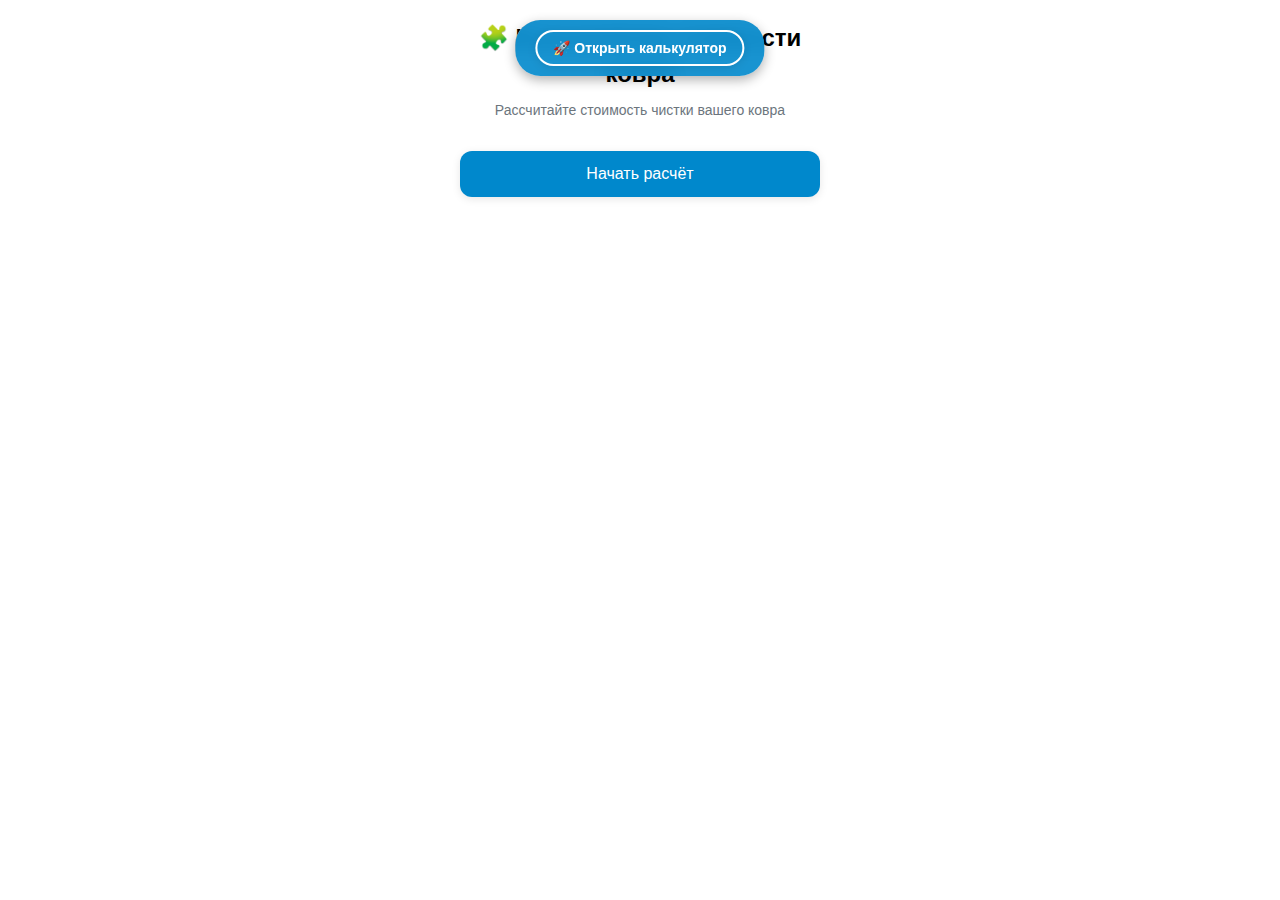
<file: index.html>
<!DOCTYPE html>
<html lang="ru">
<head>
    <meta charset="UTF-8">
    <meta name="viewport" content="width=device-width, initial-scale=1.0">
    <title>Калькулятор ковров</title>
    <link rel="stylesheet" href="style.css">
    <script src="https://telegram.org/js/telegram-web-app.js"></script>
</head>
<body>
    <div class="container">
        <!-- Кнопка для открытия Mini App (показывается только в Telegram) -->
        <div id="telegram-open-btn" class="telegram-open-btn" style="display: none;">
            <button onclick="openMiniApp()" class="btn-primary">🚀 Открыть калькулятор</button>
        </div>

        <!-- Главный экран -->
        <div id="main-screen" class="screen active">
            <div class="header">
                <h1>🧩 Калькулятор стоимости ковра</h1>
                <p>Рассчитайте стоимость чистки вашего ковра</p>
            </div>
            <button id="start-btn" class="btn-primary">Начать расчёт</button>
        </div>

        <!-- Шаг 1: Выбор пакета услуг -->
        <div id="package-screen" class="screen">
            <div class="header">
                <h2>Выберите пакет услуг</h2>
                <div class="step-indicator">Шаг 1 из 5</div>
            </div>
            <div class="options">
                <button class="option-btn" data-package="standard">
                    <div class="option-title">🟩 Стандартный</div>
                    <div class="option-price">от 10 руб/м²</div>
                </button>
                <button class="option-btn" data-package="premium">
                    <div class="option-title">🟦 Премиум</div>
                    <div class="option-price">от 13 руб/м²</div>
                </button>
            </div>
            <button id="back-to-main" class="btn-secondary">← Назад</button>
        </div>

        <!-- Шаг 2: Выбор типа ворса -->
        <div id="pile-screen" class="screen">
            <div class="header">
                <h2>Выберите тип ворса</h2>
                <div class="step-indicator">Шаг 2 из 5</div>
            </div>
            <div class="options">
                <button class="option-btn" data-pile="short">
                    <div class="option-title">Короткий ворс</div>
                    <div class="option-price" id="short-price">10 руб/м²</div>
                </button>
                <button class="option-btn" data-pile="long">
                    <div class="option-title">Длинный ворс</div>
                    <div class="option-price" id="long-price">11 руб/м²</div>
                </button>
            </div>
            <button id="back-to-package" class="btn-secondary">← Назад</button>
        </div>

        <!-- Шаг 3: Ввод размеров -->
        <div id="dimensions-screen" class="screen">
            <div class="header">
                <h2>Размеры ковра</h2>
                <div class="step-indicator">Шаг 3 из 5</div>
            </div>
            <div class="input-group">
                <label for="length">Длина ковра (м)</label>
                <input type="number" id="length" placeholder="0.0" step="0.1" min="0.1" max="50">
            </div>
            <div class="input-group">
                <label for="width">Ширина ковра (м)</label>
                <input type="number" id="width" placeholder="0.0" step="0.1" min="0.1" max="50">
            </div>
            <div class="area-display" id="area-display" style="display: none;">
                <span>Площадь: <strong id="area-value">0</strong> м²</span>
            </div>
            <button id="back-to-pile" class="btn-secondary">← Назад</button>
            <button id="next-to-extra" class="btn-primary" disabled>Далее</button>
        </div>

        <!-- Шаг 4: Дополнительная услуга -->
        <div id="extra-screen" class="screen">
            <div class="header">
                <h2>Дополнительная услуга</h2>
                <div class="step-indicator">Шаг 4 из 5</div>
            </div>
            <div class="checkbox-group">
                <label class="checkbox-label">
                    <input type="checkbox" id="odor-removal">
                    <span class="checkmark"></span>
                    <div class="checkbox-content">
                        <div class="checkbox-title">🧴 Удаление запаха</div>
                        <div class="checkbox-price">+25 рублей</div>
                    </div>
                </label>
            </div>
            <button id="back-to-dimensions" class="btn-secondary">← Назад</button>
            <button id="next-to-order" class="btn-primary">Далее</button>
        </div>

        <!-- Шаг 5: Номер заказа -->
        <div id="order-screen" class="screen">
            <div class="header">
                <h2>Номер заказа</h2>
                <div class="step-indicator">Шаг 5 из 5</div>
            </div>
            <div class="input-group">
                <label for="order-number">Введите номер заказа</label>
                <input type="text" id="order-number" placeholder="Например: 1045">
            </div>
            <button id="back-to-extra" class="btn-secondary">← Назад</button>
            <button id="calculate-btn" class="btn-primary">Рассчитать</button>
        </div>

        <!-- Результат -->
        <div id="result-screen" class="screen">
            <div class="header">
                <h2>✅ Ваш расчёт готов!</h2>
            </div>
            <div class="result-card">
                <div class="result-item">
                    <span class="result-label">Номер заказа:</span>
                    <span class="result-value" id="result-order">-</span>
                </div>
                <div class="result-item">
                    <span class="result-label">Пакет услуг:</span>
                    <span class="result-value" id="result-package">-</span>
                </div>
                <div class="result-item">
                    <span class="result-label">Тип ворса:</span>
                    <span class="result-value" id="result-pile">-</span>
                </div>
                <div class="result-item">
                    <span class="result-label">Площадь:</span>
                    <span class="result-value" id="result-area">-</span>
                </div>
                <div class="result-item">
                    <span class="result-label">Доп.услуга:</span>
                    <span class="result-value" id="result-extra">-</span>
                </div>
                <div class="result-item total">
                    <span class="result-label">Итоговая стоимость:</span>
                    <span class="result-value" id="result-total">-</span>
                </div>
            </div>
            <div class="action-buttons">
                <button id="new-calculation" class="btn-secondary">🔁 Новый расчёт</button>
                <button id="copy-result" class="btn-secondary">📋 Скопировать изображение</button>
                <button id="share-result" class="btn-primary">📤 Отправить боту</button>
            </div>
        </div>
    </div>

    <script src="main.js"></script>
</body>
</html>
</file>
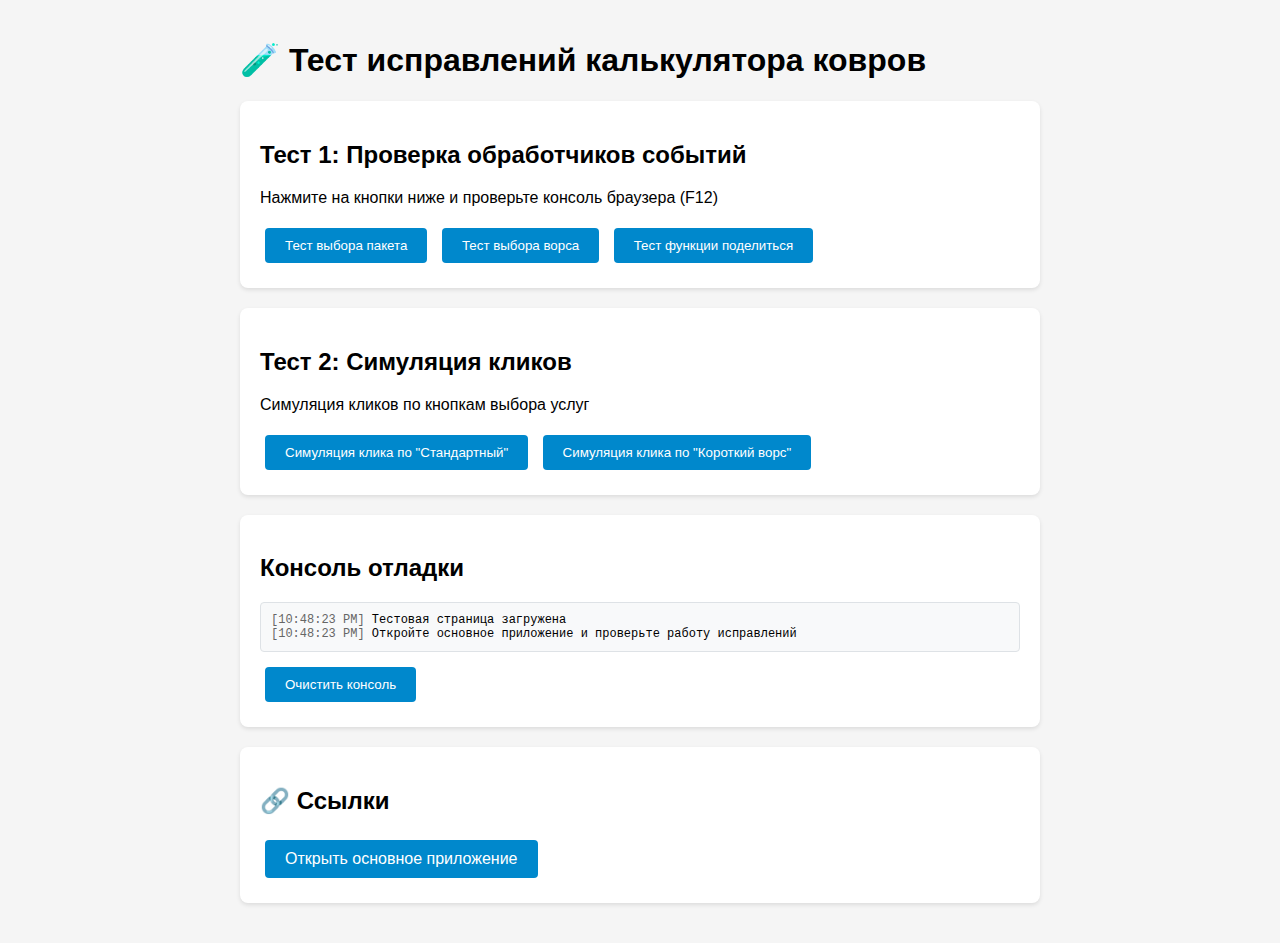
<file: debug-test.html>
<!DOCTYPE html>
<html lang="ru">
<head>
    <meta charset="UTF-8">
    <meta name="viewport" content="width=device-width, initial-scale=1.0">
    <title>Тест исправлений - Калькулятор ковров</title>
    <style>
        body {
            font-family: Arial, sans-serif;
            max-width: 800px;
            margin: 0 auto;
            padding: 20px;
            background-color: #f5f5f5;
        }
        .test-container {
            background: white;
            padding: 20px;
            border-radius: 8px;
            box-shadow: 0 2px 4px rgba(0,0,0,0.1);
            margin-bottom: 20px;
        }
        .test-button {
            background: #0088cc;
            color: white;
            border: none;
            padding: 10px 20px;
            border-radius: 4px;
            cursor: pointer;
            margin: 5px;
        }
        .test-button:hover {
            background: #006699;
        }
        .result {
            background: #e8f5e8;
            padding: 10px;
            border-radius: 4px;
            margin: 10px 0;
            border-left: 4px solid #28a745;
        }
        .error {
            background: #ffeaea;
            border-left-color: #dc3545;
        }
        .console-output {
            background: #f8f9fa;
            border: 1px solid #dee2e6;
            border-radius: 4px;
            padding: 10px;
            font-family: monospace;
            font-size: 12px;
            max-height: 200px;
            overflow-y: auto;
            margin: 10px 0;
        }
    </style>
</head>
<body>
    <h1>🧪 Тест исправлений калькулятора ковров</h1>
    
    <div class="test-container">
        <h2>Тест 1: Проверка обработчиков событий</h2>
        <p>Нажмите на кнопки ниже и проверьте консоль браузера (F12)</p>
        <button class="test-button" onclick="testPackageSelection()">Тест выбора пакета</button>
        <button class="test-button" onclick="testPileSelection()">Тест выбора ворса</button>
        <button class="test-button" onclick="testShareFunction()">Тест функции поделиться</button>
        <div id="test-result" class="result" style="display: none;"></div>
    </div>

    <div class="test-container">
        <h2>Тест 2: Симуляция кликов</h2>
        <p>Симуляция кликов по кнопкам выбора услуг</p>
        <button class="test-button" onclick="simulatePackageClick()">Симуляция клика по "Стандартный"</button>
        <button class="test-button" onclick="simulatePileClick()">Симуляция клика по "Короткий ворс"</button>
        <div id="simulation-result" class="result" style="display: none;"></div>
    </div>

    <div class="test-container">
        <h2>Консоль отладки</h2>
        <div id="console-output" class="console-output"></div>
        <button class="test-button" onclick="clearConsole()">Очистить консоль</button>
    </div>

    <div class="test-container">
        <h2>🔗 Ссылки</h2>
        <a href="index.html" class="test-button" style="text-decoration: none; display: inline-block;">Открыть основное приложение</a>
    </div>

    <script>
        // Перехватываем console.log для отображения в интерфейсе
        const originalLog = console.log;
        const originalError = console.error;
        
        function addToConsole(message, type = 'log') {
            const consoleOutput = document.getElementById('console-output');
            const timestamp = new Date().toLocaleTimeString();
            const logEntry = document.createElement('div');
            logEntry.innerHTML = `<span style="color: #666;">[${timestamp}]</span> <span style="color: ${type === 'error' ? 'red' : 'black'};">${message}</span>`;
            consoleOutput.appendChild(logEntry);
            consoleOutput.scrollTop = consoleOutput.scrollHeight;
        }
        
        console.log = function(...args) {
            originalLog.apply(console, args);
            addToConsole(args.join(' '), 'log');
        };
        
        console.error = function(...args) {
            originalError.apply(console, args);
            addToConsole(args.join(' '), 'error');
        };

        function testPackageSelection() {
            console.log('Тестирование выбора пакета...');
            const result = document.getElementById('test-result');
            result.style.display = 'block';
            result.innerHTML = 'Проверьте консоль браузера (F12) для отладочной информации';
        }

        function testPileSelection() {
            console.log('Тестирование выбора ворса...');
            const result = document.getElementById('test-result');
            result.style.display = 'block';
            result.innerHTML = 'Проверьте консоль браузера (F12) для отладочной информации';
        }

        function testShareFunction() {
            console.log('Тестирование функции поделиться...');
            
            // Симуляция данных для тестирования
            const testData = {
                package: 'premium',
                pile: 'long',
                length: 2.5,
                width: 1.5,
                odorRemoval: true,
                orderNumber: 'TEST123'
            };
            
            const prices = {
                standard: { short: 10, long: 11 },
                premium: { short: 13, long: 15 }
            };
            
            const area = testData.length * testData.width;
            const pricePerSquareMeter = prices[testData.package][testData.pile];
            let totalPrice = area * pricePerSquareMeter;
            
            if (testData.odorRemoval) {
                totalPrice += 25;
            }
            
            const shareText = `🧩 Расчёт стоимости чистки ковра

Номер заказа: ${testData.orderNumber}
Пакет услуг: Премиум
Тип ворса: Длинный
Площадь: ${area.toFixed(1)} м²
Доп.услуга: Удаление запаха — да
Итоговая стоимость: ${Math.round(totalPrice)} рублей

Рассчитано в Telegram Mini App "Калькулятор ковров"`;

            console.log('Тестовый текст для поделиться:', shareText);
            
            // Тест копирования в буфер обмена
            if (navigator.clipboard) {
                navigator.clipboard.writeText(shareText).then(() => {
                    console.log('✅ Копирование в буфер обмена успешно');
                    const result = document.getElementById('test-result');
                    result.style.display = 'block';
                    result.innerHTML = '✅ Тест функции поделиться: Копирование в буфер обмена работает!';
                }).catch((error) => {
                    console.error('❌ Ошибка копирования:', error);
                    const result = document.getElementById('test-result');
                    result.style.display = 'block';
                    result.className = 'result error';
                    result.innerHTML = '❌ Ошибка копирования в буфер обмена';
                });
            } else {
                console.log('❌ Clipboard API не доступен');
                const result = document.getElementById('test-result');
                result.style.display = 'block';
                result.className = 'result error';
                result.innerHTML = '❌ Clipboard API не доступен в этом браузере';
            }
        }

        function simulatePackageClick() {
            console.log('Симуляция клика по кнопке "Стандартный"...');
            
            // Создаём тестовую кнопку
            const testBtn = document.createElement('button');
            testBtn.setAttribute('data-package', 'standard');
            testBtn.innerHTML = '<div class="option-title">🟩 Стандартный</div><div class="option-price">от 10 руб/м²</div>';
            
            // Симулируем клик
            const clickEvent = new MouseEvent('click', {
                bubbles: true,
                cancelable: true,
                view: window
            });
            
            testBtn.addEventListener('click', (e) => {
                e.preventDefault();
                e.stopPropagation();
                const packageType = e.currentTarget.dataset.package;
                console.log('✅ Симуляция клика: Package selected:', packageType);
            });
            
            testBtn.dispatchEvent(clickEvent);
            
            const result = document.getElementById('simulation-result');
            result.style.display = 'block';
            result.innerHTML = '✅ Симуляция клика выполнена. Проверьте консоль.';
        }

        function simulatePileClick() {
            console.log('Симуляция клика по кнопке "Короткий ворс"...');
            
            // Создаём тестовую кнопку
            const testBtn = document.createElement('button');
            testBtn.setAttribute('data-pile', 'short');
            testBtn.innerHTML = '<div class="option-title">Короткий ворс</div><div class="option-price">10 руб/м²</div>';
            
            // Симулируем клик
            const clickEvent = new MouseEvent('click', {
                bubbles: true,
                cancelable: true,
                view: window
            });
            
            testBtn.addEventListener('click', (e) => {
                e.preventDefault();
                e.stopPropagation();
                const pileType = e.currentTarget.dataset.pile;
                console.log('✅ Симуляция клика: Pile selected:', pileType);
            });
            
            testBtn.dispatchEvent(clickEvent);
            
            const result = document.getElementById('simulation-result');
            result.style.display = 'block';
            result.innerHTML = '✅ Симуляция клика выполнена. Проверьте консоль.';
        }

        function clearConsole() {
            document.getElementById('console-output').innerHTML = '';
        }

        // Инициализация
        console.log('Тестовая страница загружена');
        console.log('Откройте основное приложение и проверьте работу исправлений');
    </script>
</body>
</html>
</file>
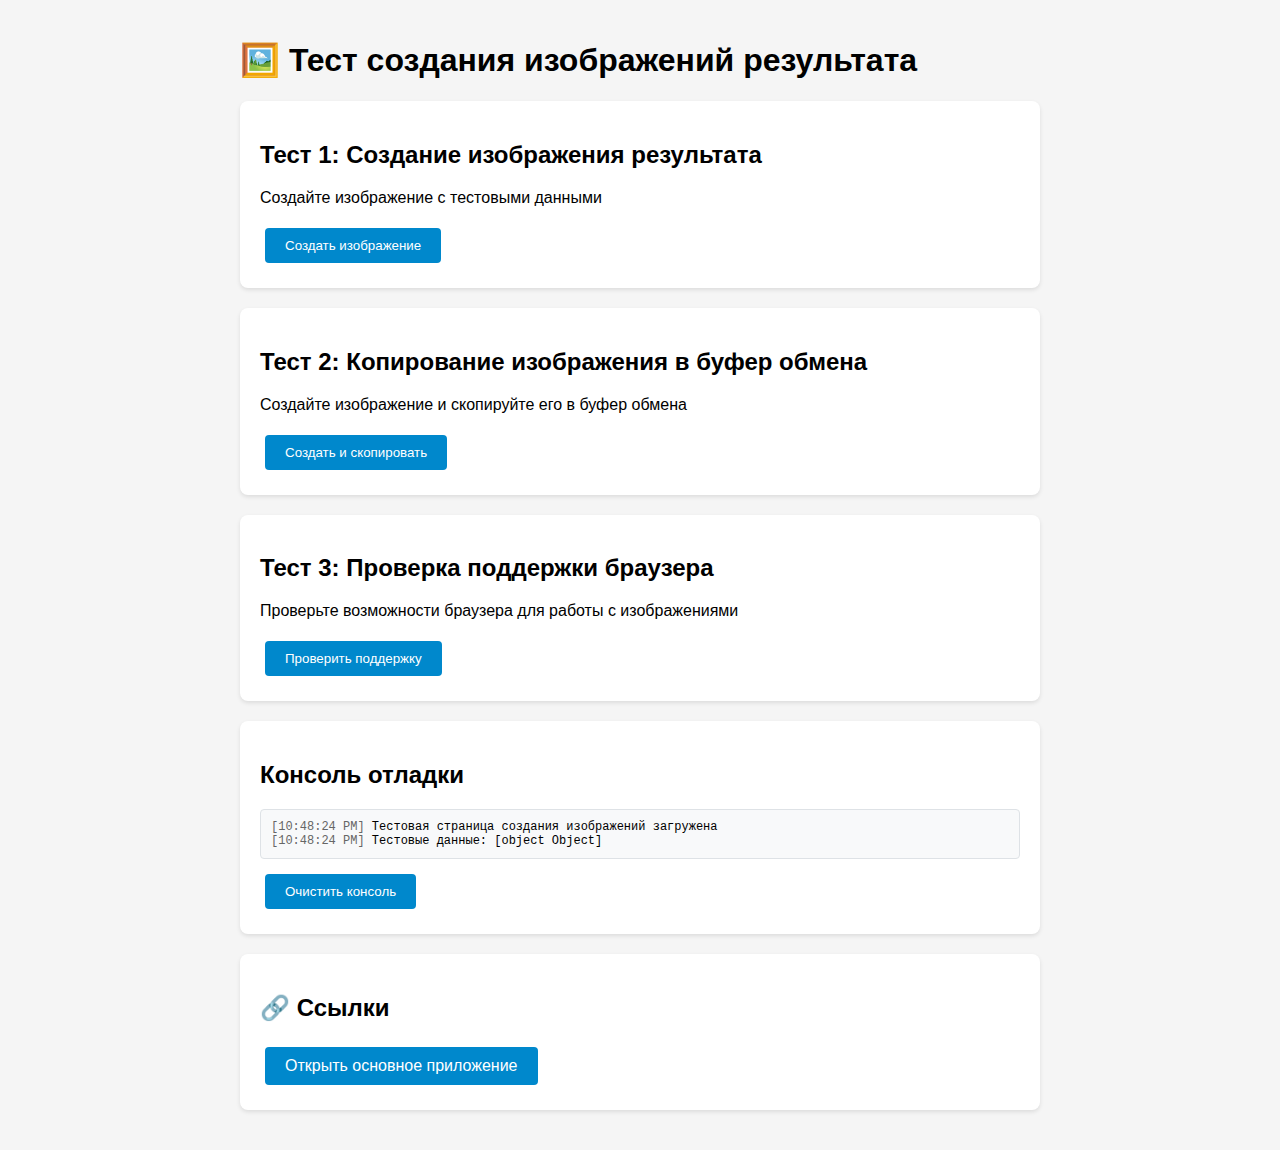
<file: image-test.html>
<!DOCTYPE html>
<html lang="ru">
<head>
    <meta charset="UTF-8">
    <meta name="viewport" content="width=device-width, initial-scale=1.0">
    <title>Тест создания изображений - Калькулятор ковров</title>
    <style>
        body {
            font-family: Arial, sans-serif;
            max-width: 800px;
            margin: 0 auto;
            padding: 20px;
            background-color: #f5f5f5;
        }
        .test-container {
            background: white;
            padding: 20px;
            border-radius: 8px;
            box-shadow: 0 2px 4px rgba(0,0,0,0.1);
            margin-bottom: 20px;
        }
        .test-button {
            background: #0088cc;
            color: white;
            border: none;
            padding: 10px 20px;
            border-radius: 4px;
            cursor: pointer;
            margin: 5px;
        }
        .test-button:hover {
            background: #006699;
        }
        .result {
            background: #e8f5e8;
            padding: 10px;
            border-radius: 4px;
            margin: 10px 0;
            border-left: 4px solid #28a745;
        }
        .error {
            background: #ffeaea;
            border-left-color: #dc3545;
        }
        .image-preview {
            max-width: 100%;
            border: 1px solid #ddd;
            border-radius: 4px;
            margin: 10px 0;
        }
        .console-output {
            background: #f8f9fa;
            border: 1px solid #dee2e6;
            border-radius: 4px;
            padding: 10px;
            font-family: monospace;
            font-size: 12px;
            max-height: 200px;
            overflow-y: auto;
            margin: 10px 0;
        }
    </style>
</head>
<body>
    <h1>🖼️ Тест создания изображений результата</h1>
    
    <div class="test-container">
        <h2>Тест 1: Создание изображения результата</h2>
        <p>Создайте изображение с тестовыми данными</p>
        <button class="test-button" onclick="testImageCreation()">Создать изображение</button>
        <div id="image-result" class="result" style="display: none;"></div>
        <img id="preview-image" class="image-preview" style="display: none;">
    </div>

    <div class="test-container">
        <h2>Тест 2: Копирование изображения в буфер обмена</h2>
        <p>Создайте изображение и скопируйте его в буфер обмена</p>
        <button class="test-button" onclick="testImageCopy()">Создать и скопировать</button>
        <div id="copy-result" class="result" style="display: none;"></div>
    </div>

    <div class="test-container">
        <h2>Тест 3: Проверка поддержки браузера</h2>
        <p>Проверьте возможности браузера для работы с изображениями</p>
        <button class="test-button" onclick="testBrowserSupport()">Проверить поддержку</button>
        <div id="support-result" class="result" style="display: none;"></div>
    </div>

    <div class="test-container">
        <h2>Консоль отладки</h2>
        <div id="console-output" class="console-output"></div>
        <button class="test-button" onclick="clearConsole()">Очистить консоль</button>
    </div>

    <div class="test-container">
        <h2>🔗 Ссылки</h2>
        <a href="index.html" class="test-button" style="text-decoration: none; display: inline-block;">Открыть основное приложение</a>
    </div>

    <script>
        // Перехватываем console.log для отображения в интерфейсе
        const originalLog = console.log;
        const originalError = console.error;
        
        function addToConsole(message, type = 'log') {
            const consoleOutput = document.getElementById('console-output');
            const timestamp = new Date().toLocaleTimeString();
            const logEntry = document.createElement('div');
            logEntry.innerHTML = `<span style="color: #666;">[${timestamp}]</span> <span style="color: ${type === 'error' ? 'red' : 'black'};">${message}</span>`;
            consoleOutput.appendChild(logEntry);
            consoleOutput.scrollTop = consoleOutput.scrollHeight;
        }
        
        console.log = function(...args) {
            originalLog.apply(console, args);
            addToConsole(args.join(' '), 'log');
        };
        
        console.error = function(...args) {
            originalError.apply(console, args);
            addToConsole(args.join(' '), 'error');
        };

        // Тестовые данные
        const testData = {
            package: 'premium',
            pile: 'long',
            length: 2.5,
            width: 1.5,
            odorRemoval: true,
            orderNumber: 'TEST123'
        };

        const prices = {
            standard: { short: 10, long: 11 },
            premium: { short: 13, long: 15 }
        };

        function calculateTotalPrice() {
            const area = testData.length * testData.width;
            const pricePerSquareMeter = prices[testData.package][testData.pile];
            let totalPrice = area * pricePerSquareMeter;
            
            if (testData.odorRemoval) {
                totalPrice += 25;
            }
            
            return Math.round(totalPrice);
        }

        async function createResultImage() {
            return new Promise((resolve, reject) => {
                try {
                    // Создаём canvas для изображения
                    const canvas = document.createElement('canvas');
                    const ctx = canvas.getContext('2d');
                    
                    // Размеры изображения
                    const width = 400;
                    const height = 300;
                    canvas.width = width;
                    canvas.height = height;
                    
                    // Получаем тему
                    const isDark = window.matchMedia && window.matchMedia('(prefers-color-scheme: dark)').matches;
                    
                    // Цвета в зависимости от темы
                    const bgColor = isDark ? '#2d2d2d' : '#ffffff';
                    const textColor = isDark ? '#ffffff' : '#000000';
                    const accentColor = '#0088cc';
                    const borderColor = isDark ? '#404040' : '#e9ecef';
                    
                    // Фон
                    ctx.fillStyle = bgColor;
                    ctx.fillRect(0, 0, width, height);
                    
                    // Рамка
                    ctx.strokeStyle = borderColor;
                    ctx.lineWidth = 2;
                    ctx.strokeRect(10, 10, width - 20, height - 20);
                    
                    // Заголовок
                    ctx.fillStyle = accentColor;
                    ctx.font = 'bold 24px Arial';
                    ctx.textAlign = 'center';
                    ctx.fillText('🧩 Результат расчёта', width / 2, 50);
                    
                    // Данные результата
                    const area = testData.length * testData.width;
                    const totalPrice = calculateTotalPrice();
                    
                    const packageNames = {
                        standard: 'Стандартный',
                        premium: 'Премиум'
                    };
                    
                    const pileNames = {
                        short: 'Короткий',
                        long: 'Длинный'
                    };
                    
                    const resultData = [
                        ['Номер заказа:', testData.orderNumber || 'Не указан'],
                        ['Пакет услуг:', packageNames[testData.package]],
                        ['Тип ворса:', pileNames[testData.pile]],
                        ['Площадь:', `${area.toFixed(1)} м²`],
                        ['Доп.услуга:', testData.odorRemoval ? 'Удаление запаха — да' : 'Нет'],
                        ['Итоговая стоимость:', `${totalPrice} рублей`]
                    ];
                    
                    // Отображаем данные
                    ctx.fillStyle = textColor;
                    ctx.font = '16px Arial';
                    ctx.textAlign = 'left';
                    
                    let y = 90;
                    resultData.forEach(([label, value], index) => {
                        // Метка
                        ctx.fillText(label, 30, y);
                        
                        // Значение
                        if (index === resultData.length - 1) {
                            // Итоговая стоимость выделяем
                            ctx.fillStyle = accentColor;
                            ctx.font = 'bold 18px Arial';
                        }
                        ctx.fillText(value, 200, y);
                        
                        // Возвращаем обычный стиль
                        ctx.fillStyle = textColor;
                        ctx.font = '16px Arial';
                        
                        // Линия разделитель
                        if (index < resultData.length - 1) {
                            ctx.strokeStyle = borderColor;
                            ctx.beginPath();
                            ctx.moveTo(30, y + 10);
                            ctx.lineTo(width - 30, y + 10);
                            ctx.stroke();
                        }
                        
                        y += 30;
                    });
                    
                    // Подпись внизу
                    ctx.fillStyle = textColor;
                    ctx.font = '12px Arial';
                    ctx.textAlign = 'center';
                    ctx.fillText('Калькулятор ковров - Telegram Mini App', width / 2, height - 20);
                    
                    // Конвертируем в blob
                    canvas.toBlob((blob) => {
                        if (blob) {
                            resolve(blob);
                        } else {
                            reject(new Error('Failed to create image blob'));
                        }
                    }, 'image/png');
                    
                } catch (error) {
                    reject(error);
                }
            });
        }

        function testImageCreation() {
            console.log('Тестирование создания изображения...');
            
            createResultImage().then((imageBlob) => {
                console.log('✅ Изображение создано успешно');
                console.log('Размер изображения:', imageBlob.size, 'байт');
                
                // Показываем изображение
                const imageUrl = URL.createObjectURL(imageBlob);
                const previewImage = document.getElementById('preview-image');
                previewImage.src = imageUrl;
                previewImage.style.display = 'block';
                
                const result = document.getElementById('image-result');
                result.style.display = 'block';
                result.innerHTML = '✅ Изображение создано успешно! Размер: ' + imageBlob.size + ' байт';
                
            }).catch((error) => {
                console.error('❌ Ошибка создания изображения:', error);
                const result = document.getElementById('image-result');
                result.style.display = 'block';
                result.className = 'result error';
                result.innerHTML = '❌ Ошибка создания изображения: ' + error.message;
            });
        }

        function testImageCopy() {
            console.log('Тестирование копирования изображения...');
            
            createResultImage().then((imageBlob) => {
                if (navigator.clipboard && navigator.clipboard.write) {
                    navigator.clipboard.write([
                        new ClipboardItem({
                            'image/png': imageBlob
                        })
                    ]).then(() => {
                        console.log('✅ Изображение скопировано в буфер обмена');
                        const result = document.getElementById('copy-result');
                        result.style.display = 'block';
                        result.innerHTML = '✅ Изображение скопировано в буфер обмена! Попробуйте вставить его в любой чат (Ctrl+V).';
                    }).catch((error) => {
                        console.error('❌ Ошибка копирования:', error);
                        const result = document.getElementById('copy-result');
                        result.style.display = 'block';
                        result.className = 'result error';
                        result.innerHTML = '❌ Ошибка копирования: ' + error.message;
                    });
                } else {
                    console.log('❌ Clipboard API с изображениями не поддерживается');
                    const result = document.getElementById('copy-result');
                    result.style.display = 'block';
                    result.className = 'result error';
                    result.innerHTML = '❌ Копирование изображений не поддерживается в этом браузере';
                }
            }).catch((error) => {
                console.error('❌ Ошибка создания изображения для копирования:', error);
                const result = document.getElementById('copy-result');
                result.style.display = 'block';
                result.className = 'result error';
                result.innerHTML = '❌ Ошибка создания изображения: ' + error.message;
            });
        }

        function testBrowserSupport() {
            console.log('Проверка поддержки браузера...');
            
            const support = {
                canvas: !!document.createElement('canvas').getContext,
                clipboard: !!navigator.clipboard,
                clipboardWrite: !!navigator.clipboard?.write,
                clipboardWriteText: !!navigator.clipboard?.writeText,
                fileAPI: !!window.File,
                blobAPI: !!window.Blob,
                urlAPI: !!window.URL
            };
            
            console.log('Результаты проверки:', support);
            
            const result = document.getElementById('support-result');
            result.style.display = 'block';
            
            let html = '<h3>Поддержка браузера:</h3><ul>';
            Object.entries(support).forEach(([feature, supported]) => {
                html += `<li>${feature}: ${supported ? '✅ Поддерживается' : '❌ Не поддерживается'}</li>`;
            });
            html += '</ul>';
            
            const allSupported = Object.values(support).every(Boolean);
            if (allSupported) {
                html += '<p style="color: green;">✅ Все функции поддерживаются!</p>';
            } else {
                html += '<p style="color: orange;">⚠️ Некоторые функции не поддерживаются</p>';
            }
            
            result.innerHTML = html;
        }

        function clearConsole() {
            document.getElementById('console-output').innerHTML = '';
        }

        // Инициализация
        console.log('Тестовая страница создания изображений загружена');
        console.log('Тестовые данные:', testData);
    </script>
</body>
</html>
</file>
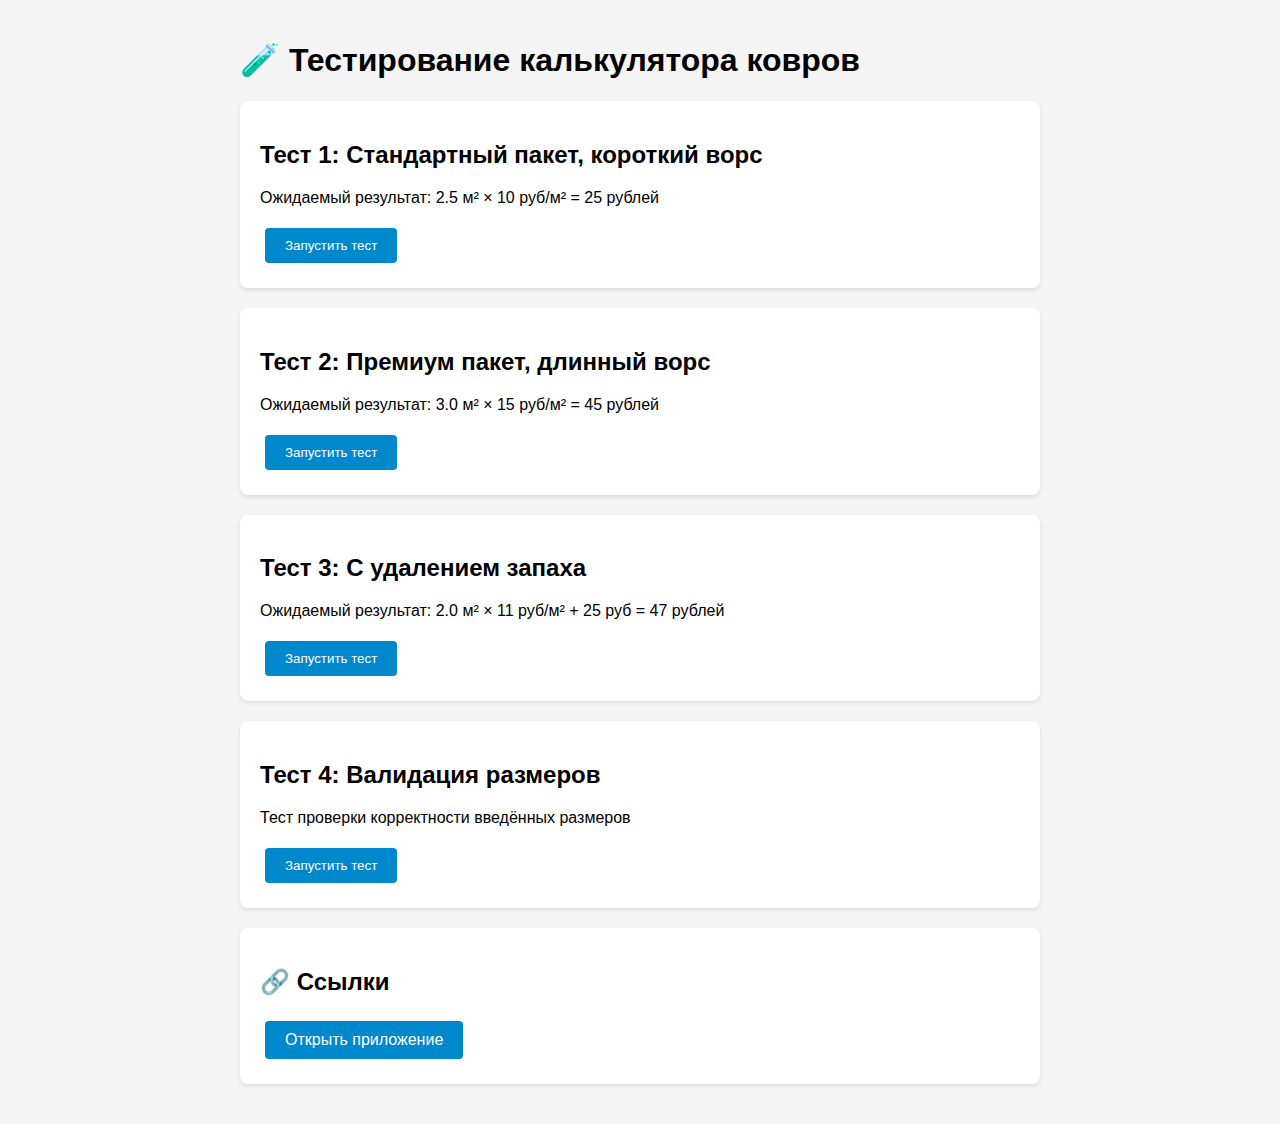
<file: test.html>
<!DOCTYPE html>
<html lang="ru">
<head>
    <meta charset="UTF-8">
    <meta name="viewport" content="width=device-width, initial-scale=1.0">
    <title>Тест - Калькулятор ковров</title>
    <style>
        body {
            font-family: Arial, sans-serif;
            max-width: 800px;
            margin: 0 auto;
            padding: 20px;
            background-color: #f5f5f5;
        }
        .test-container {
            background: white;
            padding: 20px;
            border-radius: 8px;
            box-shadow: 0 2px 4px rgba(0,0,0,0.1);
            margin-bottom: 20px;
        }
        .test-button {
            background: #0088cc;
            color: white;
            border: none;
            padding: 10px 20px;
            border-radius: 4px;
            cursor: pointer;
            margin: 5px;
        }
        .test-button:hover {
            background: #006699;
        }
        .result {
            background: #e8f5e8;
            padding: 10px;
            border-radius: 4px;
            margin: 10px 0;
            border-left: 4px solid #28a745;
        }
        .error {
            background: #ffeaea;
            border-left-color: #dc3545;
        }
    </style>
</head>
<body>
    <h1>🧪 Тестирование калькулятора ковров</h1>
    
    <div class="test-container">
        <h2>Тест 1: Стандартный пакет, короткий ворс</h2>
        <p>Ожидаемый результат: 2.5 м² × 10 руб/м² = 25 рублей</p>
        <button class="test-button" onclick="testStandardShort()">Запустить тест</button>
        <div id="result1" class="result" style="display: none;"></div>
    </div>

    <div class="test-container">
        <h2>Тест 2: Премиум пакет, длинный ворс</h2>
        <p>Ожидаемый результат: 3.0 м² × 15 руб/м² = 45 рублей</p>
        <button class="test-button" onclick="testPremiumLong()">Запустить тест</button>
        <div id="result2" class="result" style="display: none;"></div>
    </div>

    <div class="test-container">
        <h2>Тест 3: С удалением запаха</h2>
        <p>Ожидаемый результат: 2.0 м² × 11 руб/м² + 25 руб = 47 рублей</p>
        <button class="test-button" onclick="testWithOdorRemoval()">Запустить тест</button>
        <div id="result3" class="result" style="display: none;"></div>
    </div>

    <div class="test-container">
        <h2>Тест 4: Валидация размеров</h2>
        <p>Тест проверки корректности введённых размеров</p>
        <button class="test-button" onclick="testValidation()">Запустить тест</button>
        <div id="result4" class="result" style="display: none;"></div>
    </div>

    <div class="test-container">
        <h2>🔗 Ссылки</h2>
        <a href="index.html" class="test-button" style="text-decoration: none; display: inline-block;">Открыть приложение</a>
    </div>

    <script>
        // Импортируем логику калькулятора
        class TestCalculator {
            constructor() {
                this.prices = {
                    standard: {
                        short: 10,
                        long: 11
                    },
                    premium: {
                        short: 13,
                        long: 15
                    }
                };
                this.odorRemovalPrice = 25;
            }

            calculate(length, width, packageType, pileType, odorRemoval = false) {
                const area = length * width;
                const pricePerSquareMeter = this.prices[packageType][pileType];
                let totalPrice = area * pricePerSquareMeter;
                
                if (odorRemoval) {
                    totalPrice += this.odorRemovalPrice;
                }
                
                return {
                    area: area,
                    totalPrice: Math.round(totalPrice)
                };
            }

            validateDimensions(length, width) {
                if (!length || !width || length <= 0 || width <= 0) {
                    return { valid: false, error: 'Размеры должны быть больше 0' };
                }
                if (length > 50 || width > 50) {
                    return { valid: false, error: 'Размеры не могут превышать 50 метров' };
                }
                return { valid: true };
            }
        }

        const calculator = new TestCalculator();

        function testStandardShort() {
            const result = calculator.calculate(2.5, 1.0, 'standard', 'short');
            const expected = 25;
            const success = result.totalPrice === expected;
            
            document.getElementById('result1').style.display = 'block';
            document.getElementById('result1').className = success ? 'result' : 'result error';
            document.getElementById('result1').innerHTML = `
                <strong>Результат:</strong> ${result.totalPrice} рублей<br>
                <strong>Ожидалось:</strong> ${expected} рублей<br>
                <strong>Статус:</strong> ${success ? '✅ Успешно' : '❌ Ошибка'}
            `;
        }

        function testPremiumLong() {
            const result = calculator.calculate(3.0, 1.0, 'premium', 'long');
            const expected = 45;
            const success = result.totalPrice === expected;
            
            document.getElementById('result2').style.display = 'block';
            document.getElementById('result2').className = success ? 'result' : 'result error';
            document.getElementById('result2').innerHTML = `
                <strong>Результат:</strong> ${result.totalPrice} рублей<br>
                <strong>Ожидалось:</strong> ${expected} рублей<br>
                <strong>Статус:</strong> ${success ? '✅ Успешно' : '❌ Ошибка'}
            `;
        }

        function testWithOdorRemoval() {
            const result = calculator.calculate(2.0, 1.0, 'standard', 'long', true);
            const expected = 47;
            const success = result.totalPrice === expected;
            
            document.getElementById('result3').style.display = 'block';
            document.getElementById('result3').className = success ? 'result' : 'result error';
            document.getElementById('result3').innerHTML = `
                <strong>Результат:</strong> ${result.totalPrice} рублей<br>
                <strong>Ожидалось:</strong> ${expected} рублей<br>
                <strong>Статус:</strong> ${success ? '✅ Успешно' : '❌ Ошибка'}
            `;
        }

        function testValidation() {
            const tests = [
                { length: 0, width: 2, expected: false },
                { length: 2, width: 0, expected: false },
                { length: -1, width: 2, expected: false },
                { length: 2, width: -1, expected: false },
                { length: 51, width: 2, expected: false },
                { length: 2, width: 51, expected: false },
                { length: 2, width: 3, expected: true }
            ];

            let results = [];
            tests.forEach((test, index) => {
                const validation = calculator.validateDimensions(test.length, test.width);
                const success = validation.valid === test.expected;
                results.push(`Тест ${index + 1}: ${success ? '✅' : '❌'} (${test.length}×${test.width})`);
            });

            document.getElementById('result4').style.display = 'block';
            document.getElementById('result4').innerHTML = results.join('<br>');
        }
    </script>
</body>
</html>
</file>
<file: style.css>
/* Telegram Mini App - Калькулятор ковров */
/* Минималистичный дизайн с поддержкой светлой и тёмной темы */

:root {
    /* Светлая тема (по умолчанию) */
    --bg-primary: #ffffff;
    --bg-secondary: #f8f9fa;
    --text-primary: #000000;
    --text-secondary: #6c757d;
    --border-color: #e9ecef;
    --accent-color: #0088cc;
    --accent-hover: #006699;
    --success-color: #28a745;
    --warning-color: #ffc107;
    --danger-color: #dc3545;
    --shadow: 0 2px 8px rgba(0, 0, 0, 0.1);
    --shadow-hover: 0 4px 12px rgba(0, 0, 0, 0.15);
}

/* Тёмная тема */
@media (prefers-color-scheme: dark) {
    :root {
        --bg-primary: #1e1e1e;
        --bg-secondary: #2d2d2d;
        --text-primary: #ffffff;
        --text-secondary: #a0a0a0;
        --border-color: #404040;
        --accent-color: #64b5f6;
        --accent-hover: #42a5f5;
        --success-color: #4caf50;
        --warning-color: #ff9800;
        --danger-color: #f44336;
        --shadow: 0 2px 8px rgba(0, 0, 0, 0.3);
        --shadow-hover: 0 4px 12px rgba(0, 0, 0, 0.4);
    }
}

/* Кнопка для открытия Mini App */
.telegram-open-btn {
    position: fixed;
    top: 20px;
    left: 50%;
    transform: translateX(-50%);
    z-index: 1000;
    background: rgba(0, 136, 204, 0.9);
    padding: 10px 20px;
    border-radius: 25px;
    box-shadow: 0 4px 12px rgba(0, 0, 0, 0.3);
    backdrop-filter: blur(10px);
}

.telegram-open-btn button {
    background: transparent;
    border: 2px solid white;
    color: white;
    font-weight: 600;
    margin: 0;
    padding: 8px 16px;
    border-radius: 20px;
    font-size: 14px;
}

.telegram-open-btn button:hover {
    background: white;
    color: var(--accent-color);
    transform: none;
}

/* Базовые стили */
* {
    margin: 0;
    padding: 0;
    box-sizing: border-box;
}

body {
    font-family: -apple-system, BlinkMacSystemFont, 'Segoe UI', Roboto, sans-serif;
    background-color: var(--bg-primary);
    color: var(--text-primary);
    line-height: 1.5;
    overflow-x: hidden;
}

.container {
    max-width: 400px;
    margin: 0 auto;
    padding: 20px;
    min-height: 100vh;
}

/* Экраны */
.screen {
    display: none;
    animation: fadeIn 0.3s ease-in-out;
}

.screen.active {
    display: block;
}

@keyframes fadeIn {
    from { opacity: 0; transform: translateY(20px); }
    to { opacity: 1; transform: translateY(0); }
}

/* Заголовки */
.header {
    text-align: center;
    margin-bottom: 30px;
}

.header h1 {
    font-size: 24px;
    font-weight: 600;
    margin-bottom: 8px;
    color: var(--text-primary);
}

.header h2 {
    font-size: 20px;
    font-weight: 600;
    margin-bottom: 8px;
    color: var(--text-primary);
}

.header p {
    color: var(--text-secondary);
    font-size: 14px;
}

.step-indicator {
    background-color: var(--bg-secondary);
    color: var(--text-secondary);
    padding: 4px 12px;
    border-radius: 12px;
    font-size: 12px;
    display: inline-block;
    margin-top: 8px;
}

/* Кнопки */
.btn-primary, .btn-secondary {
    width: 100%;
    padding: 14px 20px;
    border: none;
    border-radius: 12px;
    font-size: 16px;
    font-weight: 500;
    cursor: pointer;
    transition: all 0.2s ease;
    margin-bottom: 12px;
}

.btn-primary {
    background-color: var(--accent-color);
    color: white;
    box-shadow: var(--shadow);
}

.btn-primary:hover:not(:disabled) {
    background-color: var(--accent-hover);
    box-shadow: var(--shadow-hover);
    transform: translateY(-1px);
}

.btn-primary:disabled {
    background-color: var(--text-secondary);
    cursor: not-allowed;
    opacity: 0.6;
}

.btn-secondary {
    background-color: var(--bg-secondary);
    color: var(--text-primary);
    border: 1px solid var(--border-color);
}

.btn-secondary:hover {
    background-color: var(--border-color);
    transform: translateY(-1px);
}

/* Опции выбора */
.options {
    margin-bottom: 20px;
}

.option-btn {
    width: 100%;
    padding: 16px 20px;
    border: 2px solid var(--border-color);
    border-radius: 12px;
    background-color: var(--bg-primary);
    color: var(--text-primary);
    cursor: pointer;
    transition: all 0.2s ease;
    margin-bottom: 12px;
    text-align: left;
}

.option-btn:hover {
    border-color: var(--accent-color);
    transform: translateY(-2px);
    box-shadow: var(--shadow);
}

.option-btn.selected {
    border-color: var(--accent-color);
    background-color: rgba(0, 136, 204, 0.1);
}

.option-title {
    font-size: 16px;
    font-weight: 500;
    margin-bottom: 4px;
}

.option-price {
    font-size: 14px;
    color: var(--text-secondary);
}

/* Поля ввода */
.input-group {
    margin-bottom: 20px;
}

.input-group label {
    display: block;
    margin-bottom: 8px;
    font-weight: 500;
    color: var(--text-primary);
}

.input-group input {
    width: 100%;
    padding: 12px 16px;
    border: 2px solid var(--border-color);
    border-radius: 8px;
    background-color: var(--bg-primary);
    color: var(--text-primary);
    font-size: 16px;
    transition: border-color 0.2s ease;
}

.input-group input:focus {
    outline: none;
    border-color: var(--accent-color);
}

.input-group input:invalid {
    border-color: var(--danger-color);
}

/* Отображение площади */
.area-display {
    background-color: var(--bg-secondary);
    padding: 12px 16px;
    border-radius: 8px;
    text-align: center;
    margin-bottom: 20px;
    border: 1px solid var(--border-color);
}

.area-display strong {
    color: var(--accent-color);
    font-size: 18px;
}

/* Чекбокс */
.checkbox-group {
    margin-bottom: 30px;
}

.checkbox-label {
    display: flex;
    align-items: center;
    padding: 16px 20px;
    border: 2px solid var(--border-color);
    border-radius: 12px;
    cursor: pointer;
    transition: all 0.2s ease;
    background-color: var(--bg-primary);
}

.checkbox-label:hover {
    border-color: var(--accent-color);
    transform: translateY(-1px);
    box-shadow: var(--shadow);
}

.checkbox-label input[type="checkbox"] {
    display: none;
}

.checkmark {
    width: 20px;
    height: 20px;
    border: 2px solid var(--border-color);
    border-radius: 4px;
    margin-right: 12px;
    position: relative;
    transition: all 0.2s ease;
}

.checkbox-label input[type="checkbox"]:checked + .checkmark {
    background-color: var(--accent-color);
    border-color: var(--accent-color);
}

.checkbox-label input[type="checkbox"]:checked + .checkmark::after {
    content: '✓';
    position: absolute;
    top: 50%;
    left: 50%;
    transform: translate(-50%, -50%);
    color: white;
    font-size: 12px;
    font-weight: bold;
}

.checkbox-content {
    flex: 1;
}

.checkbox-title {
    font-size: 16px;
    font-weight: 500;
    margin-bottom: 4px;
}

.checkbox-price {
    font-size: 14px;
    color: var(--text-secondary);
}

/* Результат */
.result-card {
    background-color: var(--bg-secondary);
    border-radius: 12px;
    padding: 20px;
    margin-bottom: 20px;
    border: 1px solid var(--border-color);
}

.result-item {
    display: flex;
    justify-content: space-between;
    align-items: center;
    padding: 8px 0;
    border-bottom: 1px solid var(--border-color);
}

.result-item:last-child {
    border-bottom: none;
}

.result-item.total {
    font-weight: 600;
    font-size: 18px;
    padding-top: 12px;
    margin-top: 8px;
    border-top: 2px solid var(--accent-color);
    border-bottom: none;
}

.result-label {
    color: var(--text-secondary);
}

.result-value {
    color: var(--text-primary);
    font-weight: 500;
}

.result-item.total .result-value {
    color: var(--accent-color);
    font-size: 20px;
}

/* Кнопки действий */
.action-buttons {
    display: flex;
    gap: 12px;
}

.action-buttons .btn-primary,
.action-buttons .btn-secondary {
    flex: 1;
    margin-bottom: 0;
}

/* Адаптивность */
@media (max-width: 480px) {
    .container {
        padding: 16px;
    }
    
    .header h1 {
        font-size: 22px;
    }
    
    .header h2 {
        font-size: 18px;
    }
    
    .action-buttons {
        flex-direction: column;
    }
}

/* Анимации */
@keyframes slideIn {
    from { transform: translateX(100%); }
    to { transform: translateX(0); }
}

@keyframes slideOut {
    from { transform: translateX(0); }
    to { transform: translateX(-100%); }
}

/* Скрытие элементов */
.hidden {
    display: none !important;
}

/* Состояния загрузки */
.loading {
    opacity: 0.6;
    pointer-events: none;
}

/* Улучшения для доступности */
@media (prefers-reduced-motion: reduce) {
    * {
        animation-duration: 0.01ms !important;
        animation-iteration-count: 1 !important;
        transition-duration: 0.01ms !important;
    }
}

/* Фокус для клавиатурной навигации */
button:focus,
input:focus {
    outline: 2px solid var(--accent-color);
    outline-offset: 2px;
}
</file>
